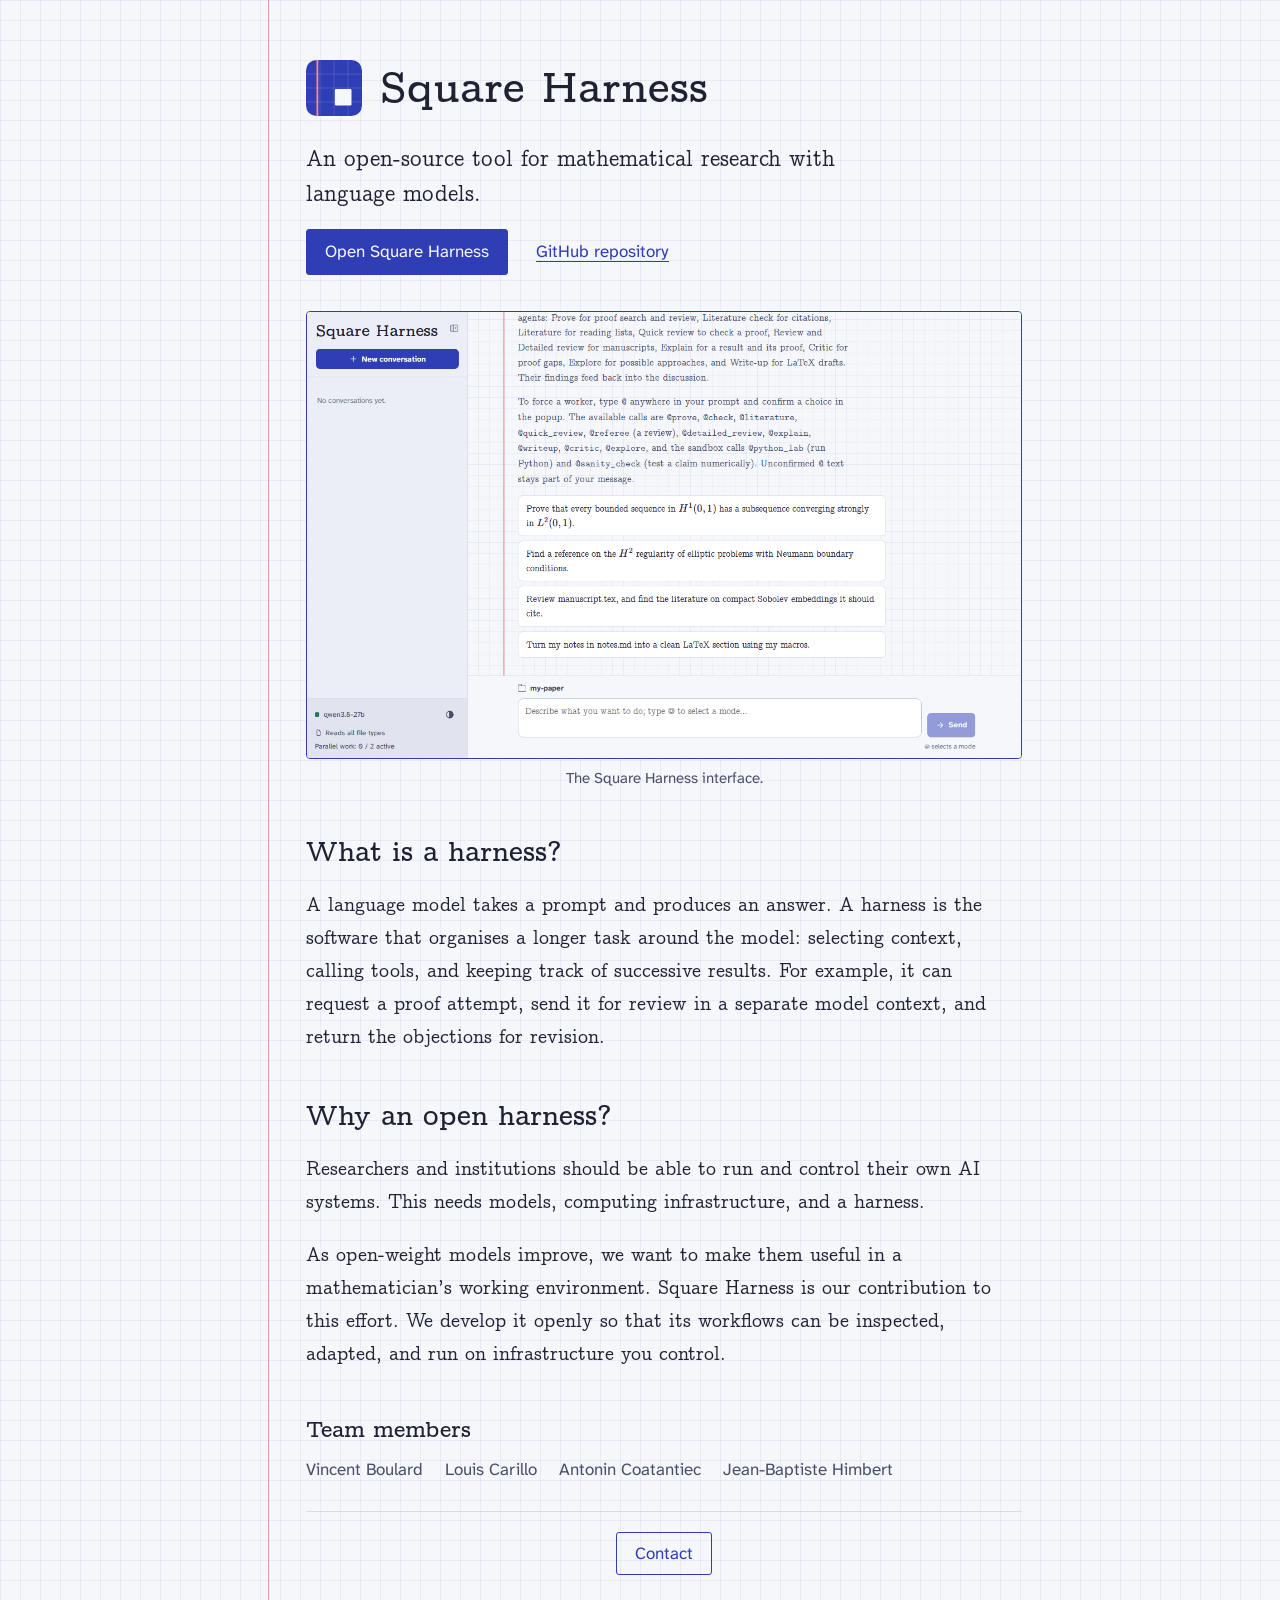
<file: index.html>
<!doctype html>
<html lang="en">
<head>
  <meta charset="utf-8">
  <meta name="viewport" content="width=device-width, initial-scale=1">
  <title>Square Harness | Open-source AI tools for mathematical research</title>
  <meta name="description" content="Square Harness is an open-source tool for mathematical research with language models, built for researchers who want to run and control their own AI systems.">
  <link rel="canonical" href="https://squareharness.org/">
  <meta name="robots" content="index, follow, max-image-preview:large">
  <meta name="color-scheme" content="light dark">
  <meta name="theme-color" content="#f6f7fb" media="(prefers-color-scheme: light)">
  <meta name="theme-color" content="#1a2033" media="(prefers-color-scheme: dark)">
  <link rel="icon" href="/favicon.ico?v=20261102" sizes="16x16 32x32 48x48">
  <link rel="icon" href="/assets/favicon-16.png?v=20261102" type="image/png" sizes="16x16">
  <link rel="icon" href="/assets/favicon-32.png?v=20261102" type="image/png" sizes="32x32">
  <link rel="icon" href="/assets/icon.svg?v=20261102" type="image/svg+xml" sizes="any">
  <link rel="apple-touch-icon" href="/assets/apple-touch-icon.png">
  <link rel="preload" href="/assets/fonts/square-concrete-regular.woff2" as="font" type="font/woff2" crossorigin>
  <link rel="stylesheet" href="/style.css?v=20261108-app-link">
  <script src="/contact.js?v=20261031-slack" defer></script>
  <meta property="og:type" content="website">
  <meta property="og:site_name" content="Square Harness">
  <meta property="og:title" content="Square Harness">
  <meta property="og:description" content="An open-source tool for mathematical research with language models. AI systems that researchers can run and control themselves.">
  <meta property="og:url" content="https://squareharness.org/">
  <meta property="og:image" content="https://squareharness.org/assets/icon-512.png">
  <meta property="og:image:width" content="512">
  <meta property="og:image:height" content="512">
  <meta property="og:image:alt" content="Square Harness notebook logo">
  <meta name="twitter:card" content="summary">
  <meta name="twitter:title" content="Square Harness">
  <meta name="twitter:description" content="An open-source tool for mathematical research with language models.">
  <meta name="twitter:image" content="https://squareharness.org/assets/icon-512.png">
  <meta name="twitter:image:alt" content="Square Harness notebook logo">
  <script type="application/ld+json">
  {
    "@context": "https://schema.org",
    "@graph": [
      {
        "@type": "WebSite",
        "@id": "https://squareharness.org/#website",
        "name": "Square Harness",
        "alternateName": "Square-Harness",
        "url": "https://squareharness.org/",
        "description": "An open-source tool for mathematical research with language models.",
        "inLanguage": "en",
        "publisher": { "@id": "https://squareharness.org/#organization" },
        "about": { "@id": "https://squareharness.org/#software" }
      },
      {
        "@type": "Organization",
        "@id": "https://squareharness.org/#organization",
        "name": "Square Harness",
        "url": "https://squareharness.org/",
        "logo": "https://squareharness.org/assets/icon-512.png",
        "sameAs": ["https://github.com/Square-Harness"]
      },
      {
        "@type": "SoftwareSourceCode",
        "@id": "https://squareharness.org/#software",
        "name": "Square Harness",
        "description": "An open-source harness for mathematical research with language models.",
        "url": "https://github.com/Square-Harness/Square-Harness",
        "codeRepository": "https://github.com/Square-Harness/Square-Harness",
        "programmingLanguage": "Python",
        "license": "https://www.apache.org/licenses/LICENSE-2.0"
      }
    ]
  }
  </script>
</head>
<body>
  <main class="page">
    <header>
      <img class="logo" src="/assets/icon.svg" alt="" width="56" height="56">
      <h1>Square Harness</h1>
    </header>
    <p class="intro">An open-source tool for mathematical research with language models.</p>
    <nav aria-label="Project links">
      <a class="app-open" href="https://app.squareharness.org" title="Sign in with your invited email address">Open Square Harness</a>
      <a href="https://github.com/Square-Harness/Square-Harness">GitHub repository</a>
    </nav>
    <figure class="interface">
      <a href="/assets/demo.gif" aria-label="View the Square Harness demo at full size">
        <img src="/assets/demo.gif" alt="Animated demonstration of the Square Harness interface." width="1280" height="800" style="display: block; max-width: 100%; height: auto;" decoding="async">
      </a>
      <figcaption>The Square Harness interface.</figcaption>
    </figure>
    <section aria-labelledby="what">
      <h2 id="what">What is a harness?</h2>
      <p>A language model takes a prompt and produces an answer. A harness is the software that organises a longer task around the model: selecting context, calling tools, and keeping track of successive results. For example, it can request a proof attempt, send it for review in a separate model context, and return the objections for revision.</p>
    </section>
    <section aria-labelledby="why">
      <h2 id="why">Why an open harness?</h2>
      <p>Researchers and institutions should be able to run and control their own AI systems. This needs models, computing infrastructure, and a harness.</p>
      <p>As open-weight models improve, we want to make them useful in a mathematician’s working environment. Square Harness is our contribution to this effort. We develop it openly so that its workflows can be inspected, adapted, and run on infrastructure you control.</p>
    </section>
    <section class="team" aria-labelledby="team-title">
      <h2 id="team-title">Team members</h2>
      <div class="members">
        <a href="https://vincentboulard.fr/">Vincent Boulard</a>
        <a href="https://louiscarillo.github.io/">Louis Carillo</a>
        <a href="https://antonincoatantiec.github.io/">Antonin Coatantiec</a>
        <a href="https://jb-himbert.github.io/">Jean-Baptiste Himbert</a>
      </div>
    </section>
    <footer class="project-footer" id="contact">
      <button class="contact-open" type="button" data-contact-open aria-haspopup="dialog" aria-controls="contact-dialog" hidden>Contact</button>
    </footer>
    <noscript><p><a href="mailto:vincent.boulard@enpc.fr">Contact by email</a></p></noscript>
  </main>
  <dialog class="contact-dialog" id="contact-dialog" aria-labelledby="contact-title">
    <div class="dialog-header">
      <h2 id="contact-title">Contact</h2>
      <button class="contact-close" type="button" data-contact-close aria-label="Close contact form">×</button>
    </div>
    <form class="contact-form" action="https://square-harness-contact.vboulard07.chatgpt.site/contact" method="POST">
      <input class="honeypot" type="text" name="_honey" tabindex="-1" autocomplete="off" aria-hidden="true">
      <label>Your name
        <input type="text" name="name" autocomplete="name" maxlength="100" required autofocus>
      </label>
      <label>Your email
        <input type="email" name="email" autocomplete="email" maxlength="254" required>
      </label>
      <label>Message
        <textarea name="message" rows="4" maxlength="10000" required></textarea>
      </label>
      <button type="submit">Send message</button>
      <p class="service-note" data-contact-status role="status" aria-live="polite"></p>
    </form>
  </dialog>
</body>
</html>
</file>
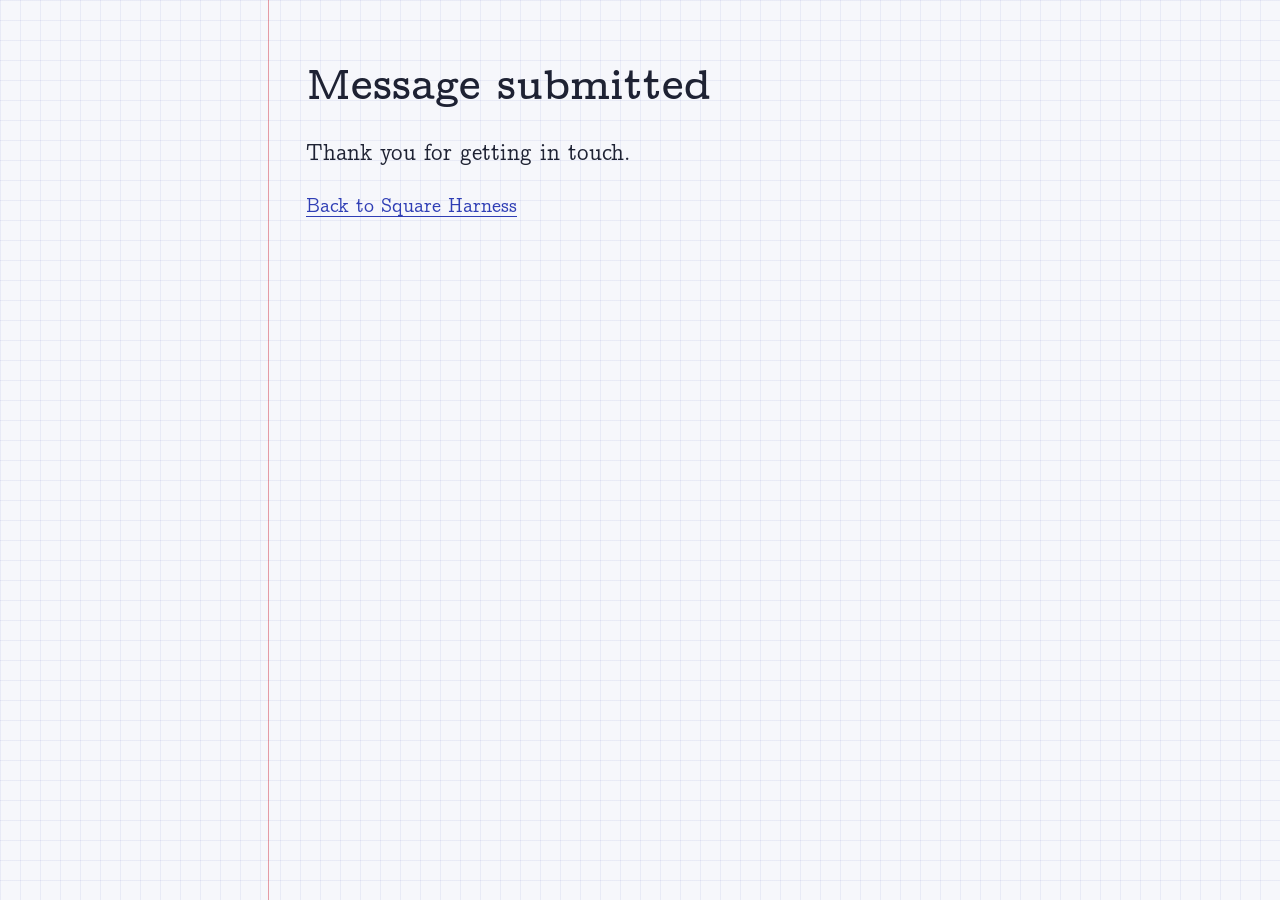
<file: contact-sent.html>
<!doctype html>
<html lang="en">
<head>
  <meta charset="utf-8">
  <meta name="viewport" content="width=device-width, initial-scale=1">
  <meta name="robots" content="noindex, follow">
  <meta name="color-scheme" content="light dark">
  <title>Message submitted | Square Harness</title>
  <link rel="icon" href="/assets/icon.svg" type="image/svg+xml">
  <link rel="stylesheet" href="/style.css?v=20261108-app-link">
</head>
<body>
  <main class="page">
    <h1>Message submitted</h1>
    <p class="intro">Thank you for getting in touch.</p>
    <p><a href="/">Back to Square Harness</a></p>
  </main>
</body>
</html>
</file>
<file: style.css>
/* Colours, logo and fonts follow the Square Harness notebook interface. */
@font-face { font-family: "Square Concrete"; src: url("/assets/fonts/square-concrete-regular.woff2") format("woff2"); font-weight: 400; font-display: swap; }
@font-face { font-family: "Square Concrete"; src: url("/assets/fonts/square-concrete-bold.woff2") format("woff2"); font-weight: 700; font-display: swap; }
@font-face { font-family: "Atkinson Hyperlegible Next"; src: url("/assets/fonts/atkinson-hyperlegible-next-latin-wght-normal.woff2") format("woff2"); font-weight: 100 900; font-display: swap; }
:root {
  color-scheme: light;
  --paper: #f6f7fb;
  --grid: rgba(47, 62, 181, 0.07);
  --text: #1e2233;
  --text-2: #484f69;
  --ink: #2f3eb5;
  --margin: rgba(214, 64, 78, 0.5);
  --selection: rgba(47, 62, 181, 0.22);
  --line: #d6dae9;
}
* { box-sizing: border-box; }
html { -webkit-text-size-adjust: 100%; }
body {
  margin: 0;
  color: var(--text);
  background-color: var(--paper);
  background-image: linear-gradient(var(--grid) 1px, transparent 1px), linear-gradient(90deg, var(--grid) 1px, transparent 1px);
  background-size: 20px 20px;
  font: 20px/1.65 "Square Concrete", Georgia, serif;
}
.page { position: relative; max-width: 820px; min-height: 100svh; margin: auto; padding: 60px 28px 48px 76px; }
.page::before { position: absolute; top: 0; bottom: 0; left: 38px; border-left: 1px solid var(--margin); content: ""; }
header { display: flex; align-items: center; gap: 18px; }
.logo { display: block; flex: 0 0 auto; }
h1 { margin: 0; font-size: clamp(30px, 5vw, 42px); font-weight: 700; line-height: 1.2; }
.intro { max-width: 580px; margin: 26px 0 18px; font-size: 23px; line-height: 1.5; }
nav { display: flex; align-items: center; flex-wrap: wrap; gap: 10px 28px; font: 17px/1.5 "Atkinson Hyperlegible Next", system-ui, sans-serif; }
a { color: var(--ink); text-underline-offset: 4px; text-decoration-thickness: 1px; }
a:hover { text-decoration-thickness: 2px; }
a:focus-visible { outline: 2px solid var(--ink); outline-offset: 5px; }
.app-open { display: inline-flex; align-items: center; padding: 9px 18px; border: 1px solid var(--ink); border-radius: 3px; background: var(--ink); color: var(--paper); text-decoration: none; }
.app-open:hover { text-decoration: underline; }
section { margin-top: 46px; }
h2 { margin: 0 0 18px; font-size: 27px; line-height: 1.3; }
p { margin: 0 0 20px; }
.interface { width: 100%; max-width: 100%; min-width: 0; margin: 36px 0 0; }
.interface a { display: block; }
.interface img { display: block; width: 100%; max-width: 100%; height: auto; border: 1px solid var(--ink); border-radius: 4px; }
figcaption { margin-top: 8px; color: var(--text-2); font: 15px/1.5 "Atkinson Hyperlegible Next", system-ui, sans-serif; text-align: center; }
.team h2 { font-size: 22px; margin-bottom: 12px; }
.members { display: flex; flex-wrap: wrap; gap: 8px 22px; margin: 0; font: 17px/1.5 "Atkinson Hyperlegible Next", system-ui, sans-serif; }
.project-footer { border-top: 1px solid var(--line); margin-top: 28px; padding-top: 20px; font: 17px/1.5 "Atkinson Hyperlegible Next", system-ui, sans-serif; text-align: center; }
.members a { color: var(--text-2); text-decoration: none; }
.members a:hover { color: var(--ink); text-decoration: underline; }
.contact-open { padding: 8px 18px; border: 1px solid var(--ink); border-radius: 3px; background: transparent; color: var(--ink); font: inherit; cursor: pointer; }
.contact-dialog { width: min(460px, calc(100% - 32px)); max-width: none; max-height: calc(100svh - 32px); padding: 24px; border: 1px solid var(--line); border-radius: 6px; background: var(--paper); color: var(--text); box-shadow: 0 12px 48px rgba(0, 0, 0, 0.25); }
.contact-dialog::backdrop { background: rgba(10, 14, 25, 0.6); }
.dialog-header { display: flex; align-items: center; justify-content: space-between; gap: 20px; margin-bottom: 18px; }
.dialog-header h2 { margin: 0; }
.contact-close { padding: 0 5px; border: 0; background: transparent; color: var(--text-2); font: 28px/1 "Atkinson Hyperlegible Next", system-ui, sans-serif; cursor: pointer; }
.contact-open:focus-visible, .contact-close:focus-visible { outline: 2px solid var(--ink); outline-offset: 4px; }
html:has(dialog[open]) { overflow: hidden; }
.contact-form { display: grid; gap: 14px; margin: 0; font: 17px/1.5 "Atkinson Hyperlegible Next", system-ui, sans-serif; }
.contact-form label { display: grid; gap: 6px; }
.contact-form input, .contact-form textarea { width: 100%; border: 1px solid var(--text-2); border-radius: 3px; padding: 10px 12px; background: var(--paper); color: var(--text); font: inherit; }
.contact-form textarea { resize: vertical; min-height: 110px; }
.contact-form button { justify-self: start; border: 1px solid var(--ink); border-radius: 3px; padding: 9px 20px; background: var(--ink); color: var(--paper); font: inherit; cursor: pointer; }
.contact-form :focus-visible { outline: 2px solid var(--ink); outline-offset: 3px; }
.contact-form .service-note { margin: 0; color: var(--text-2); font-size: 14px; }
.contact-form .honeypot { display: none; }
::selection { background: var(--selection); }
@media (max-width: 560px) {
  body { font-size: 18px; }
  .page { padding: 36px 22px 36px 42px; }
  .page::before { left: 22px; }
  header { gap: 12px; }
  .logo { width: 44px; height: 44px; }
  h1 { font-size: clamp(26px, 7vw, 34px); }
  .intro { margin-top: 24px; font-size: 21px; }
  section { margin-top: 34px; }
  h2 { font-size: 24px; }
  .members { gap: 8px 18px; }
  .contact-dialog { padding: 20px; }
}
@media (prefers-color-scheme: dark) {
  :root {
    color-scheme: dark;
    --paper: #1a2033;
    --grid: rgba(143, 160, 255, 0.055);
    --text: #e6e8f2;
    --text-2: #b3b9d0;
    --ink: #97a4ff;
    --margin: rgba(255, 123, 132, 0.4);
    --selection: rgba(151, 164, 255, 0.28);
    --line: #2d3552;
  }
}
</file>
